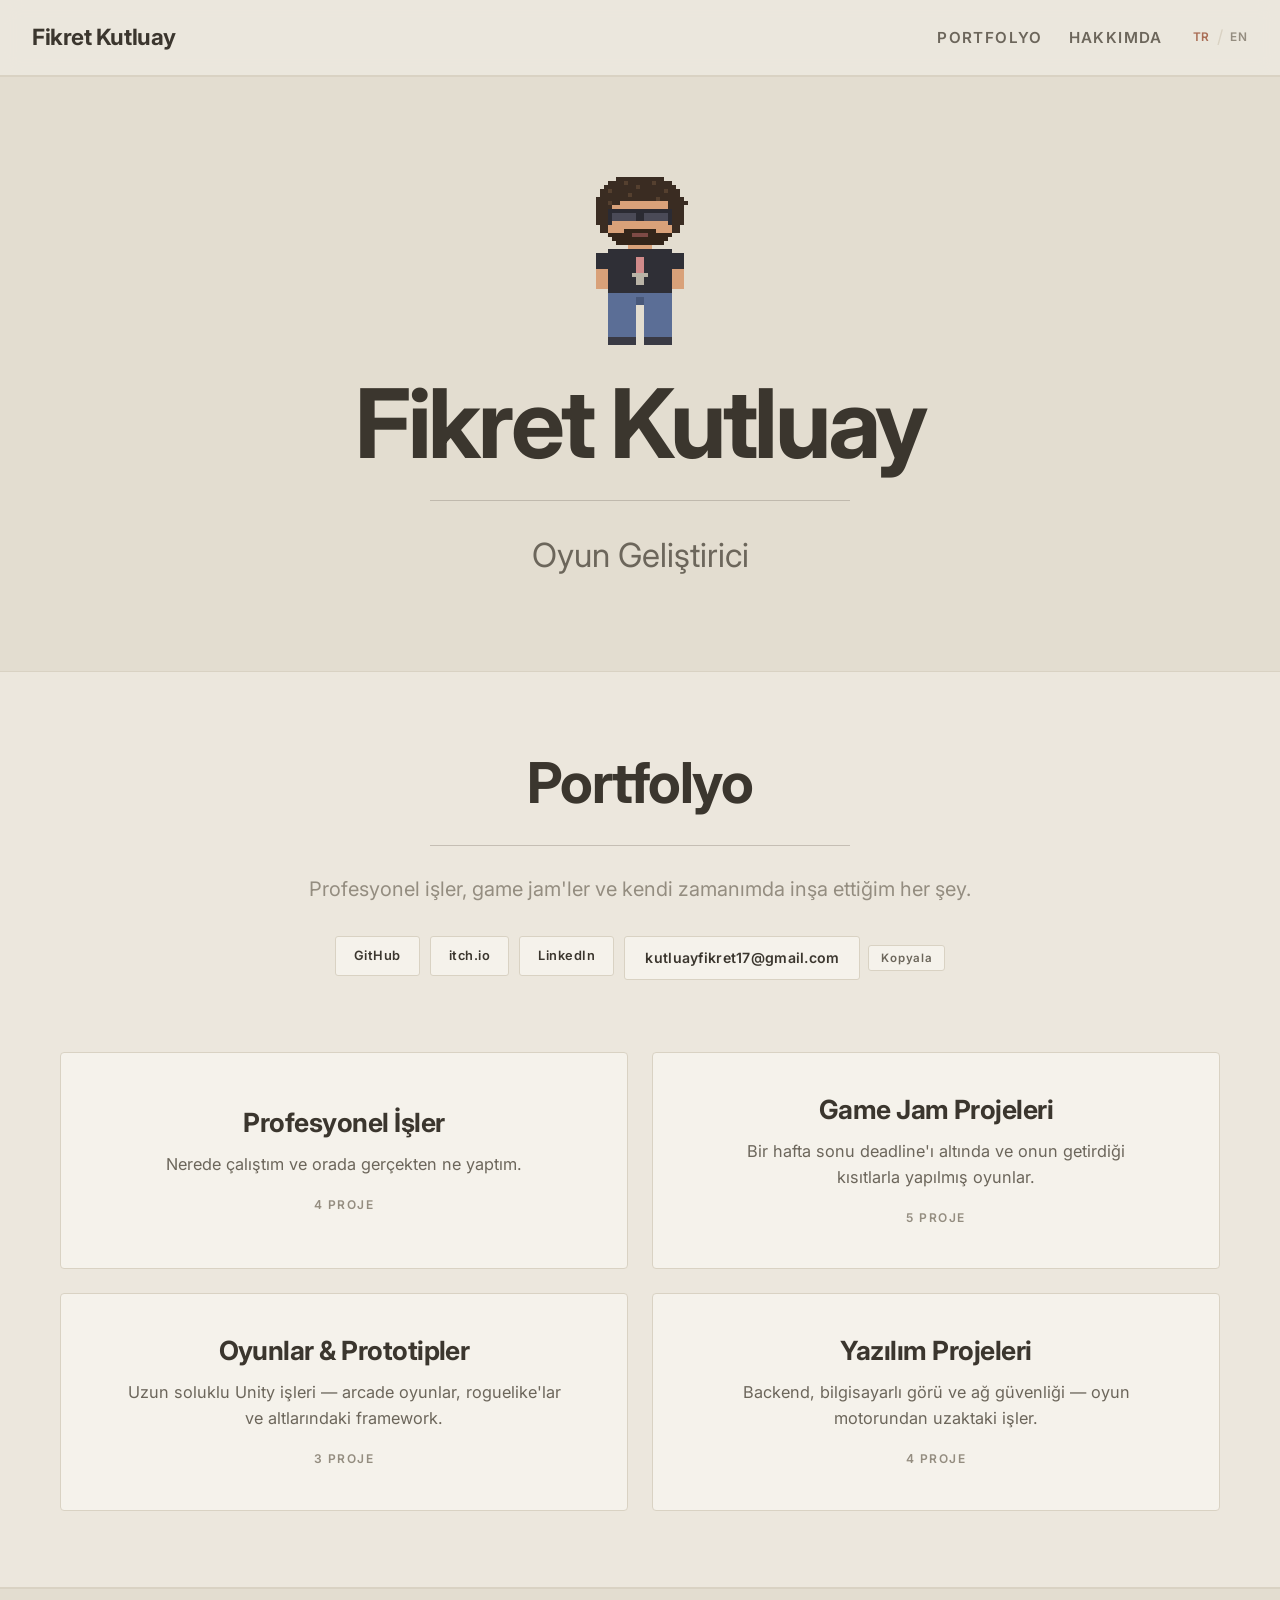
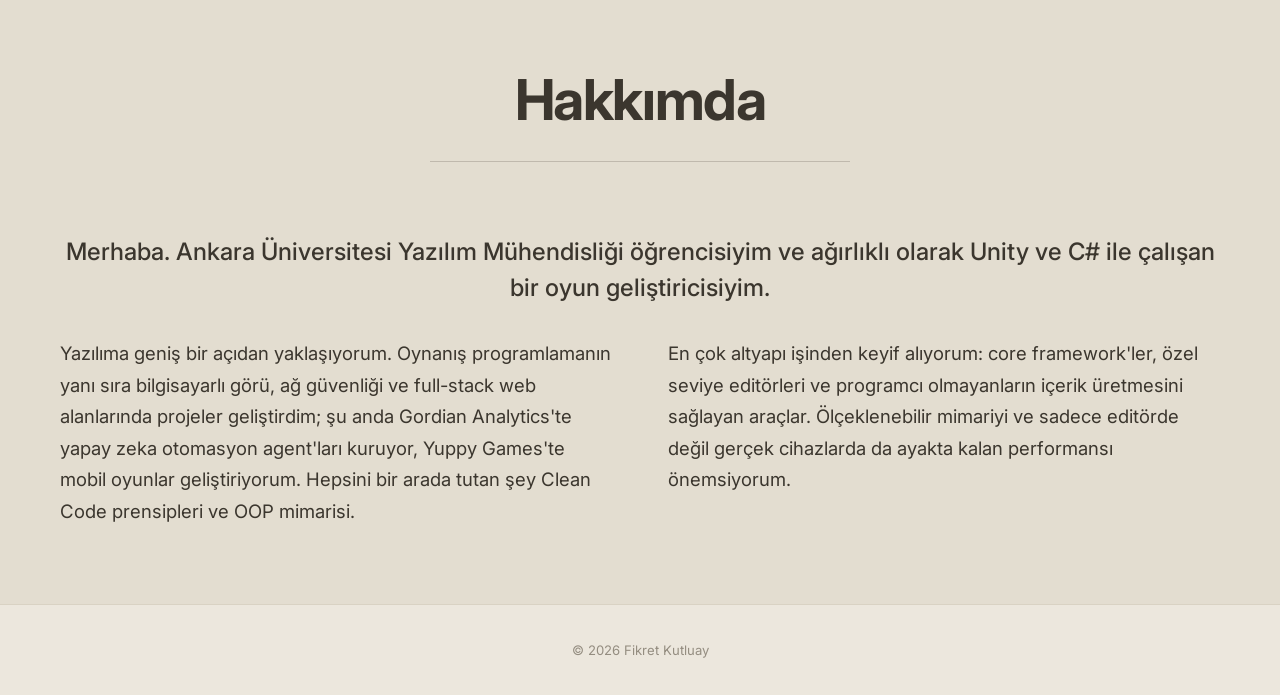
<file: index.html>
<!DOCTYPE html>
<html lang="tr">

<head>
    <meta charset="UTF-8">
    <meta name="viewport" content="width=device-width, initial-scale=1.0">
    <title data-i18n="title">Fikret Kutluay — Game Developer</title>
    <meta name="description" content="Fikret Kutluay — Game Developer & Software Engineer. Unity, C#, AI automation.">
    <link rel="stylesheet" href="style.css">
</head>

<body>
    <header class="topbar">
        <a href="index.html" class="brand">Fikret Kutluay</a>

        <nav class="nav-desktop">
            <ul class="nav-links">
                <li><a href="#portfolio" data-i18n="nav_portfolio">Portfolio</a></li>
                <li><a href="#about" data-i18n="nav_about">About</a></li>
            </ul>
            <div class="lang-switch">
                <button class="lang-btn lang-tr-btn">TR</button>
                <span class="lang-divider">/</span>
                <button class="lang-btn lang-en-btn">EN</button>
            </div>
        </nav>

        <button class="menu-btn" id="menu-btn" aria-label="Menu" aria-expanded="false">
            <span></span><span></span><span></span>
        </button>
    </header>

    <div class="mobile-nav" id="mobile-nav">
        <ul class="mobile-links">
            <li><a href="#portfolio" data-i18n="nav_portfolio" class="mobile-link">Portfolio</a></li>
            <li><a href="#about" data-i18n="nav_about" class="mobile-link">About</a></li>
        </ul>
        <div class="lang-switch">
            <button class="lang-btn lang-tr-btn">TR</button>
            <span class="lang-divider">/</span>
            <button class="lang-btn lang-en-btn">EN</button>
        </div>
    </div>

    <main>
        <!-- Hero band: oversized centred name, rule, role -->
        <section id="hero" class="hero band">
            <img src="character.svg" alt="" class="pixel-char" width="32" height="43">
            <h1 class="hero-name" data-i18n="hero_title">Fikret Kutluay</h1>
            <div class="rule"></div>
            <p class="hero-role" data-i18n="hero_subtitle">Game Developer</p>
        </section>

        <!-- Portfolio: category cards -> subpages -->
        <section id="portfolio" class="section section-centred">
            <div class="col">
                <div class="page-head">
                    <h2 class="page-title" data-i18n="portfolio_title">Portfolio</h2>
                    <div class="rule"></div>
                    <p class="page-sub" data-i18n="portfolio_sub"></p>

                    <ul class="profile-links">
                        <li><a href="https://github.com/fikretkutluay" target="_blank" rel="noopener">GitHub</a></li>
                        <li><a href="https://fikretkutluay.itch.io" target="_blank" rel="noopener">itch.io</a></li>
                        <li><a href="https://www.linkedin.com/in/fikret-kutluay-/" target="_blank"
                                rel="noopener">LinkedIn</a></li>
                        <li class="mail-item">
                            <a href="mailto:kutluayfikret17@gmail.com" id="mail-link">kutluayfikret17@gmail.com</a>
                            <button type="button" class="copy-btn" id="copy-mail" data-mail="kutluayfikret17@gmail.com"
                                data-i18n="btn_copy">Copy</button>
                        </li>
                    </ul>
                </div>

                <div class="cat-cards" id="category-cards"></div>
            </div>
        </section>

        <!-- About band: two columns of prose, centred container -->
        <section id="about" class="section band section-centred">
            <div class="col">
                <div class="page-head">
                    <h2 class="page-title" data-i18n="about_title">About</h2>
                    <div class="rule"></div>
                </div>
                <div class="about-text">
                    <p data-i18n="about_p1"></p>
                    <p data-i18n="about_p2"></p>
                    <p data-i18n="about_p3"></p>
                </div>
            </div>
        </section>
    </main>

    <footer class="footer">
        <div class="col">
            <p data-i18n="footer_text">© Fikret Kutluay</p>
        </div>
    </footer>

    <script src="script.js"></script>
</body>

</html>
</file>
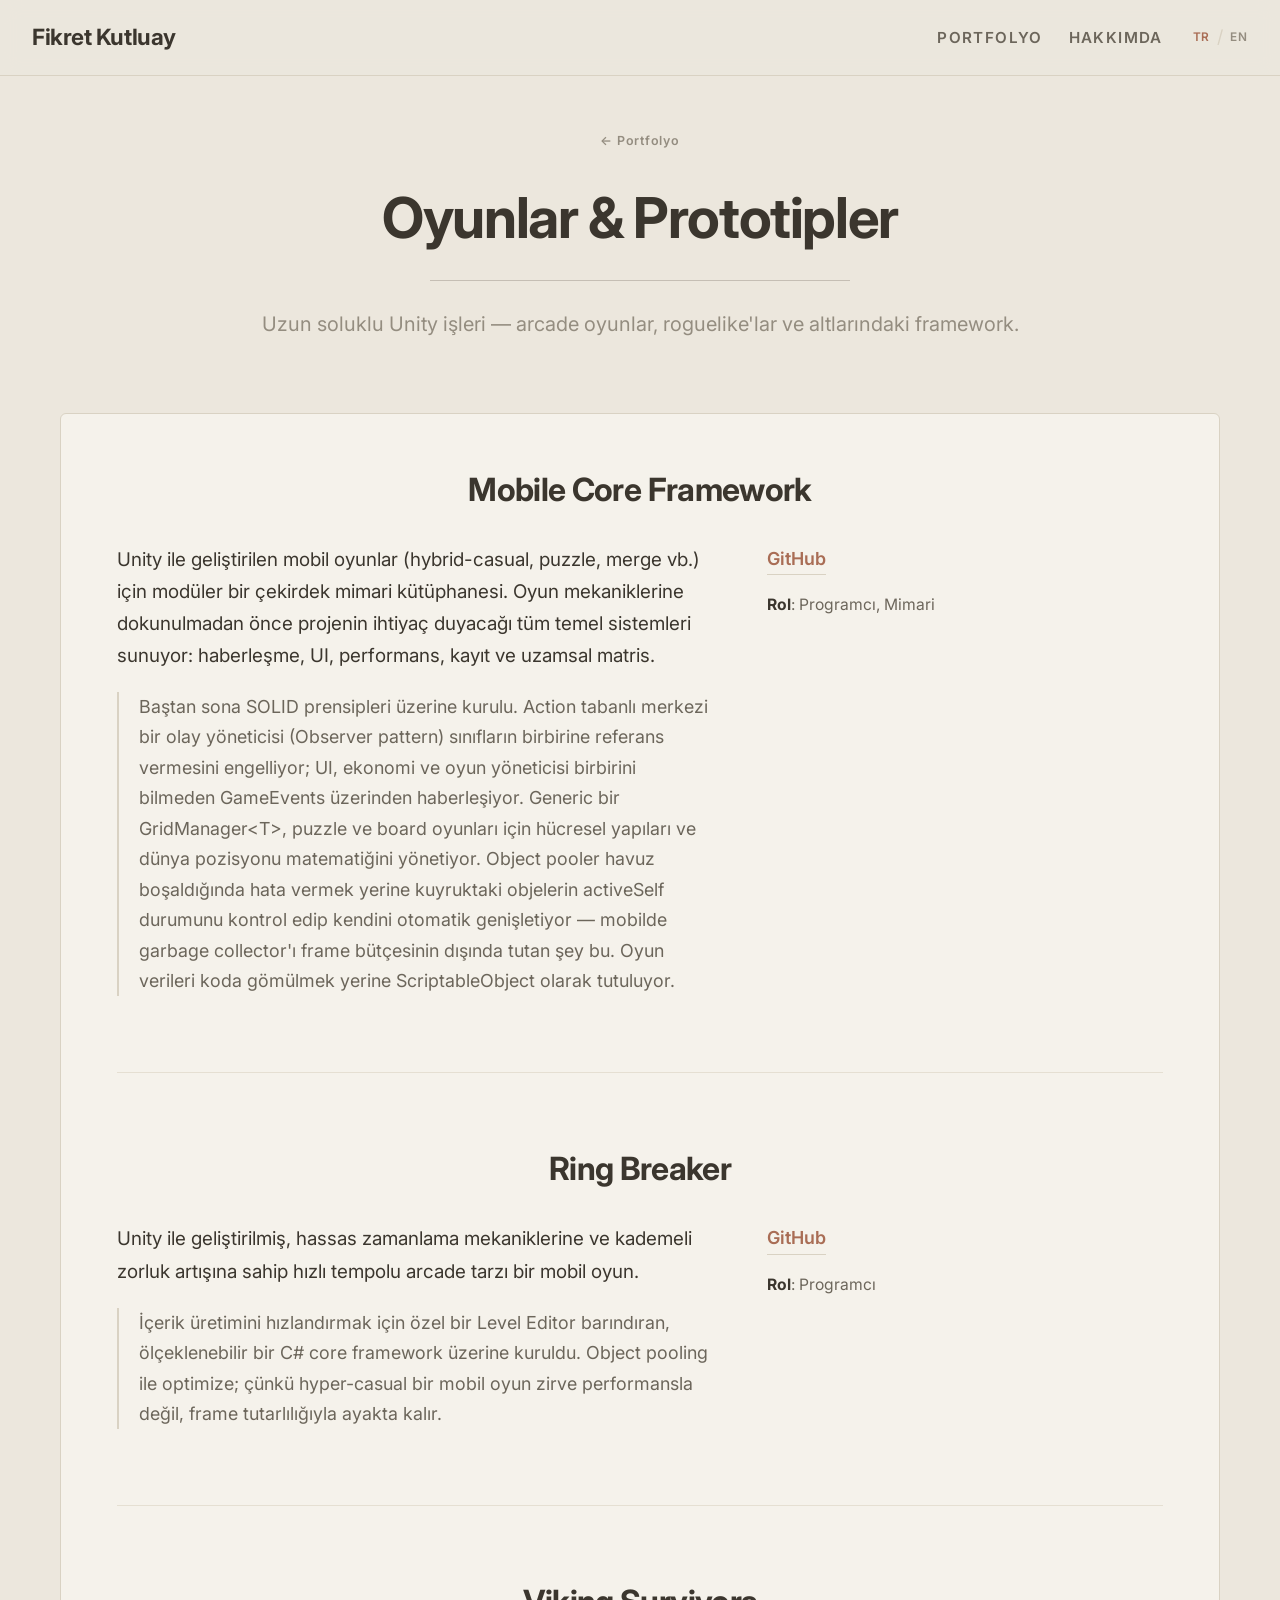
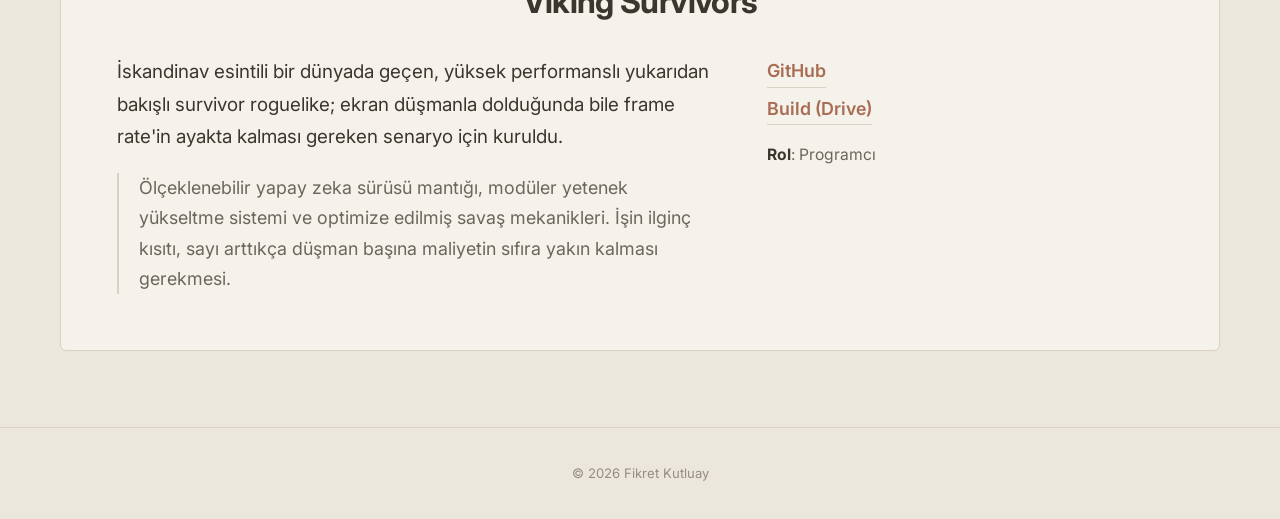
<file: games.html>
<!DOCTYPE html>
<html lang="tr">

<head>
    <meta charset="UTF-8">
    <meta name="viewport" content="width=device-width, initial-scale=1.0">
    <title data-i18n="title">Fikret Kutluay — Game Developer</title>
    <link rel="stylesheet" href="style.css">
</head>

<body>
    <header class="topbar">
        <a href="index.html" class="brand">Fikret Kutluay</a>

        <nav class="nav-desktop">
            <ul class="nav-links">
                <li><a href="index.html#portfolio" data-i18n="nav_portfolio">Portfolio</a></li>
                <li><a href="index.html#about" data-i18n="nav_about">About</a></li>
            </ul>
            <div class="lang-switch">
                <button class="lang-btn lang-tr-btn">TR</button>
                <span class="lang-divider">/</span>
                <button class="lang-btn lang-en-btn">EN</button>
            </div>
        </nav>

        <button class="menu-btn" id="menu-btn" aria-label="Menu" aria-expanded="false">
            <span></span><span></span><span></span>
        </button>
    </header>

    <div class="mobile-nav" id="mobile-nav">
        <ul class="mobile-links">
            <li><a href="index.html#portfolio" data-i18n="nav_portfolio" class="mobile-link">Portfolio</a></li>
            <li><a href="index.html#about" data-i18n="nav_about" class="mobile-link">About</a></li>
        </ul>
        <div class="lang-switch">
            <button class="lang-btn lang-tr-btn">TR</button>
            <span class="lang-divider">/</span>
            <button class="lang-btn lang-en-btn">EN</button>
        </div>
    </div>

    <main>
        <section class="section section-top section-centred">
            <div class="col">
                <a href="index.html#portfolio" class="back-link" data-i18n="back_home">← Portfolio</a>

                <div class="page-head">
                    <h1 class="page-title" data-i18n="cat_games"></h1>
                    <div class="rule"></div>
                    <p class="page-sub" data-i18n="cat_games_blurb"></p>
                </div>

                <div class="entry-frame">
                    <div id="portfolio-container" data-category="games"></div>
                </div>
            </div>
        </section>
    </main>

    <footer class="footer">
        <div class="col">
            <p data-i18n="footer_text">© Fikret Kutluay</p>
        </div>
    </footer>

    <script src="script.js"></script>
</body>

</html>
</file>
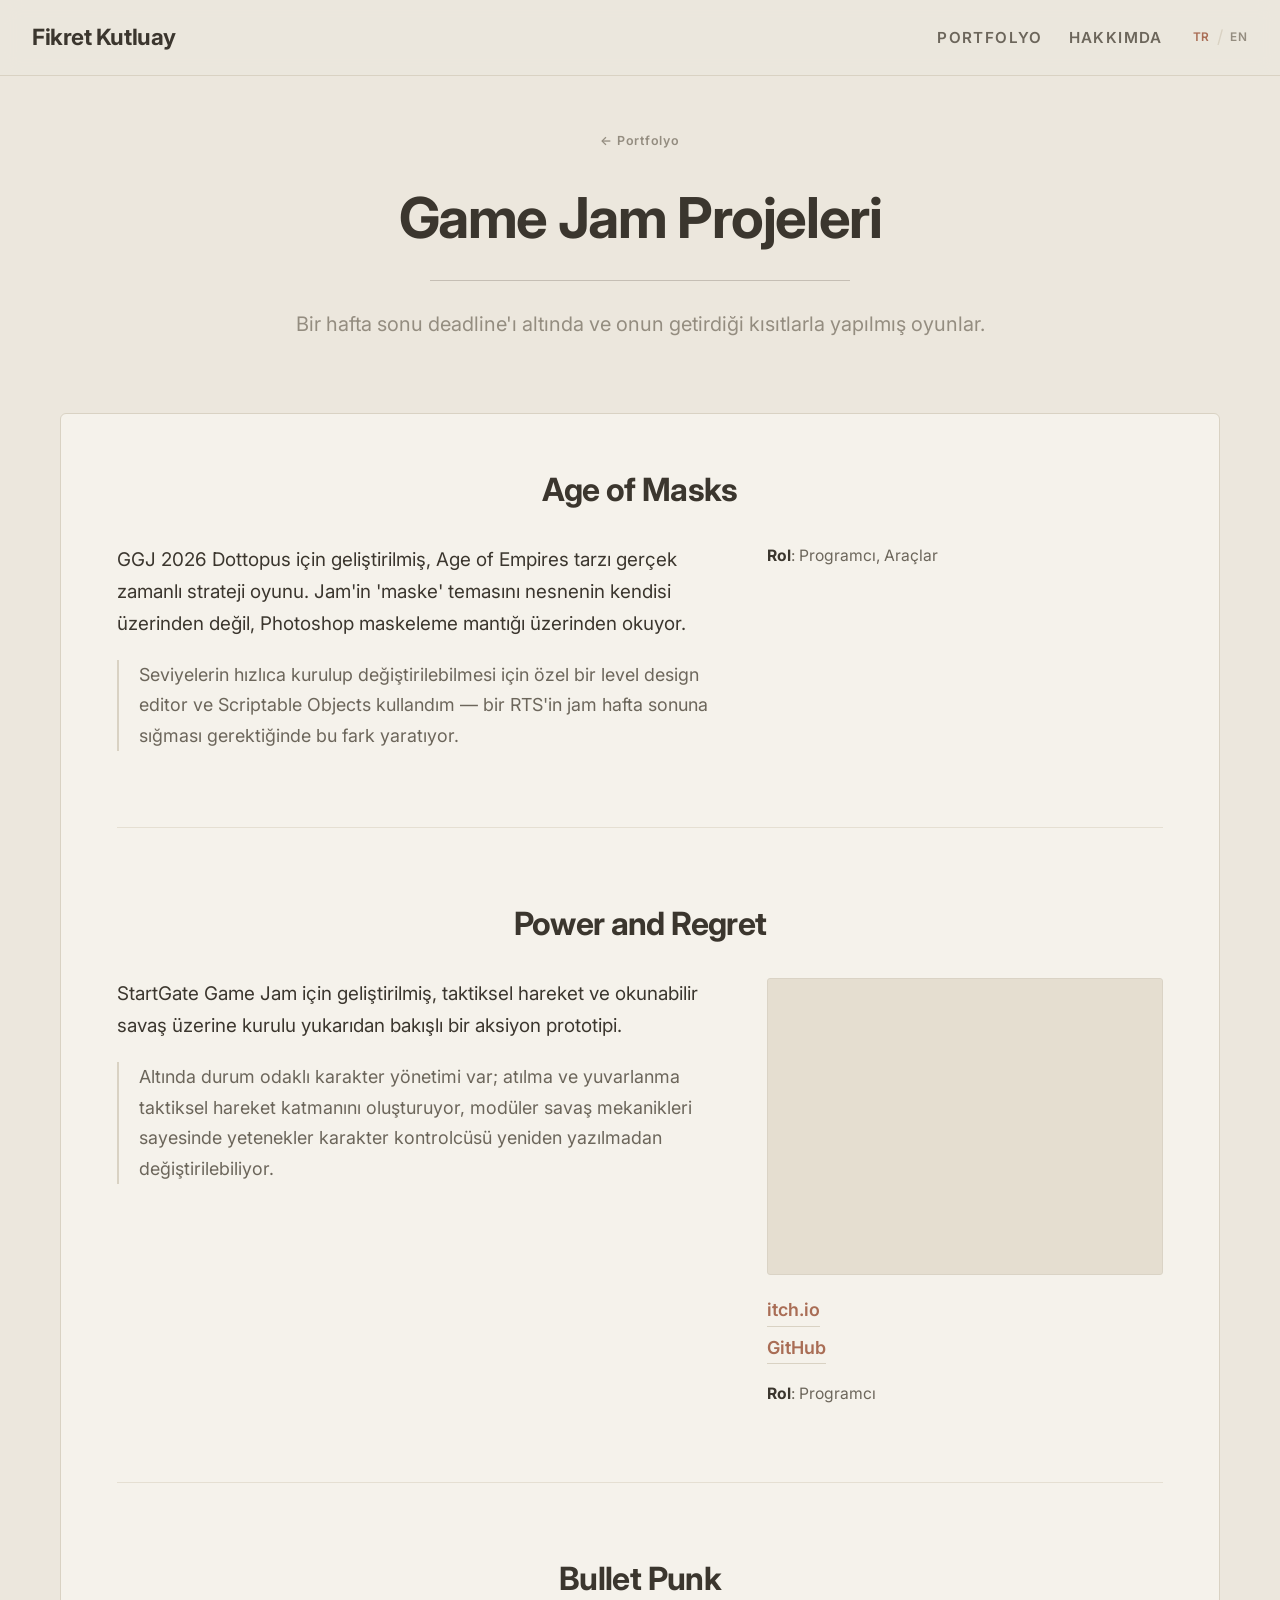
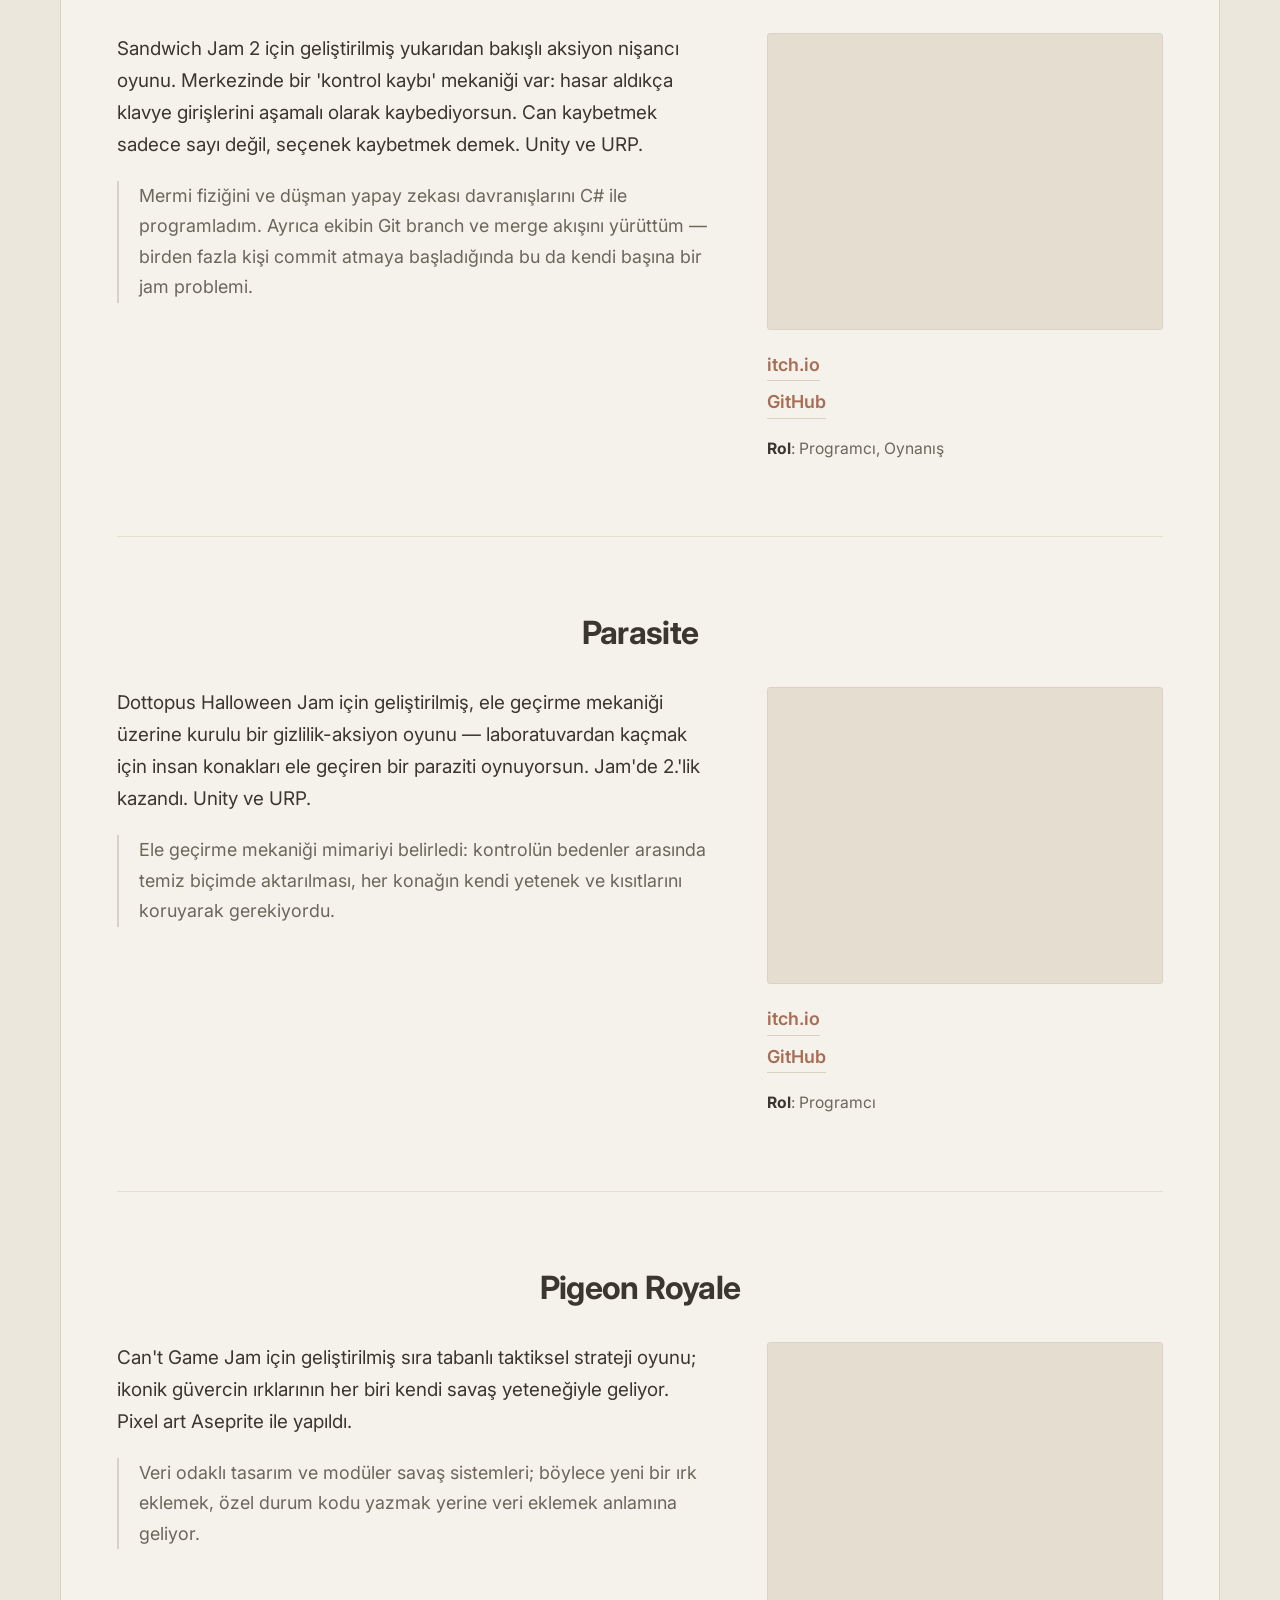
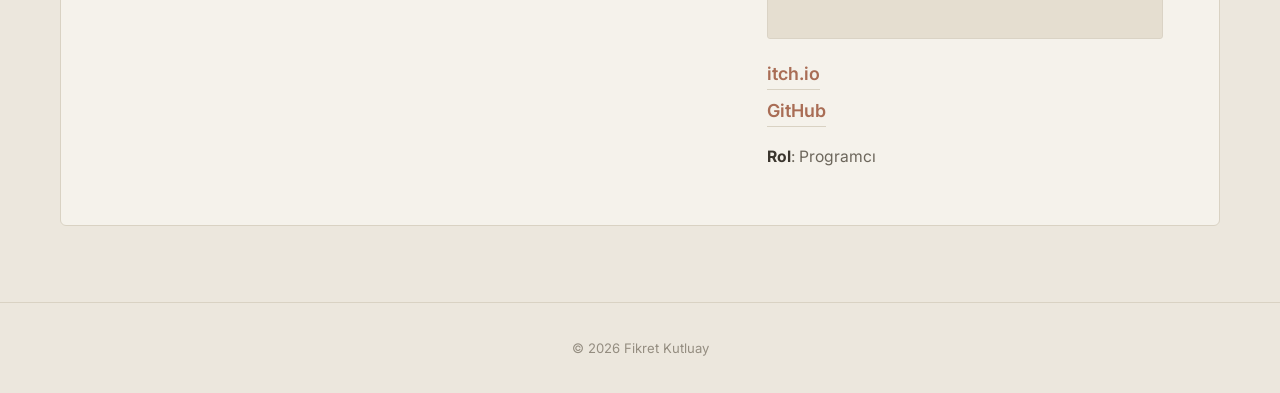
<file: jams.html>
<!DOCTYPE html>
<html lang="tr">

<head>
    <meta charset="UTF-8">
    <meta name="viewport" content="width=device-width, initial-scale=1.0">
    <title data-i18n="title">Fikret Kutluay — Game Developer</title>
    <link rel="stylesheet" href="style.css">
</head>

<body>
    <header class="topbar">
        <a href="index.html" class="brand">Fikret Kutluay</a>

        <nav class="nav-desktop">
            <ul class="nav-links">
                <li><a href="index.html#portfolio" data-i18n="nav_portfolio">Portfolio</a></li>
                <li><a href="index.html#about" data-i18n="nav_about">About</a></li>
            </ul>
            <div class="lang-switch">
                <button class="lang-btn lang-tr-btn">TR</button>
                <span class="lang-divider">/</span>
                <button class="lang-btn lang-en-btn">EN</button>
            </div>
        </nav>

        <button class="menu-btn" id="menu-btn" aria-label="Menu" aria-expanded="false">
            <span></span><span></span><span></span>
        </button>
    </header>

    <div class="mobile-nav" id="mobile-nav">
        <ul class="mobile-links">
            <li><a href="index.html#portfolio" data-i18n="nav_portfolio" class="mobile-link">Portfolio</a></li>
            <li><a href="index.html#about" data-i18n="nav_about" class="mobile-link">About</a></li>
        </ul>
        <div class="lang-switch">
            <button class="lang-btn lang-tr-btn">TR</button>
            <span class="lang-divider">/</span>
            <button class="lang-btn lang-en-btn">EN</button>
        </div>
    </div>

    <main>
        <section class="section section-top section-centred">
            <div class="col">
                <a href="index.html#portfolio" class="back-link" data-i18n="back_home">← Portfolio</a>

                <div class="page-head">
                    <h1 class="page-title" data-i18n="cat_gamejam"></h1>
                    <div class="rule"></div>
                    <p class="page-sub" data-i18n="cat_gamejam_blurb"></p>
                </div>

                <div class="entry-frame">
                    <div id="portfolio-container" data-category="gamejam"></div>
                </div>
            </div>
        </section>
    </main>

    <footer class="footer">
        <div class="col">
            <p data-i18n="footer_text">© Fikret Kutluay</p>
        </div>
    </footer>

    <script src="script.js"></script>
</body>

</html>
</file>
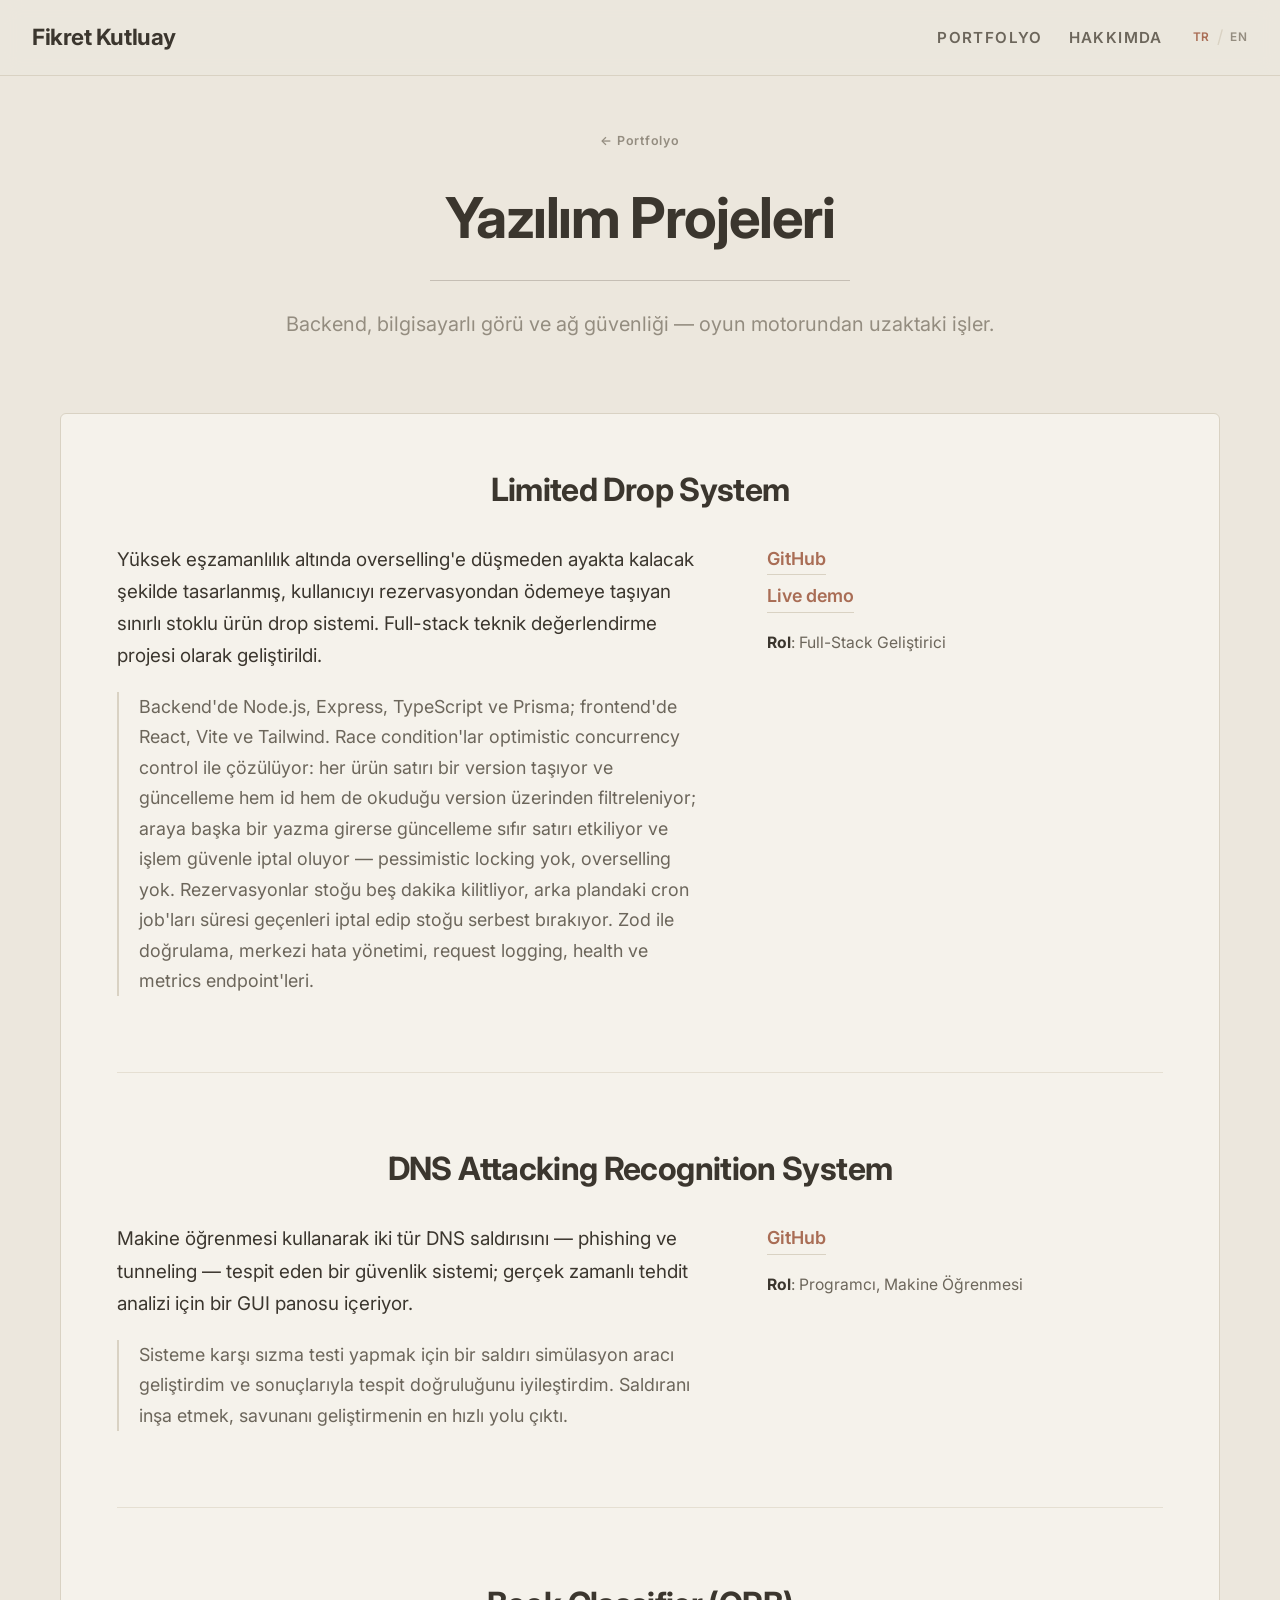
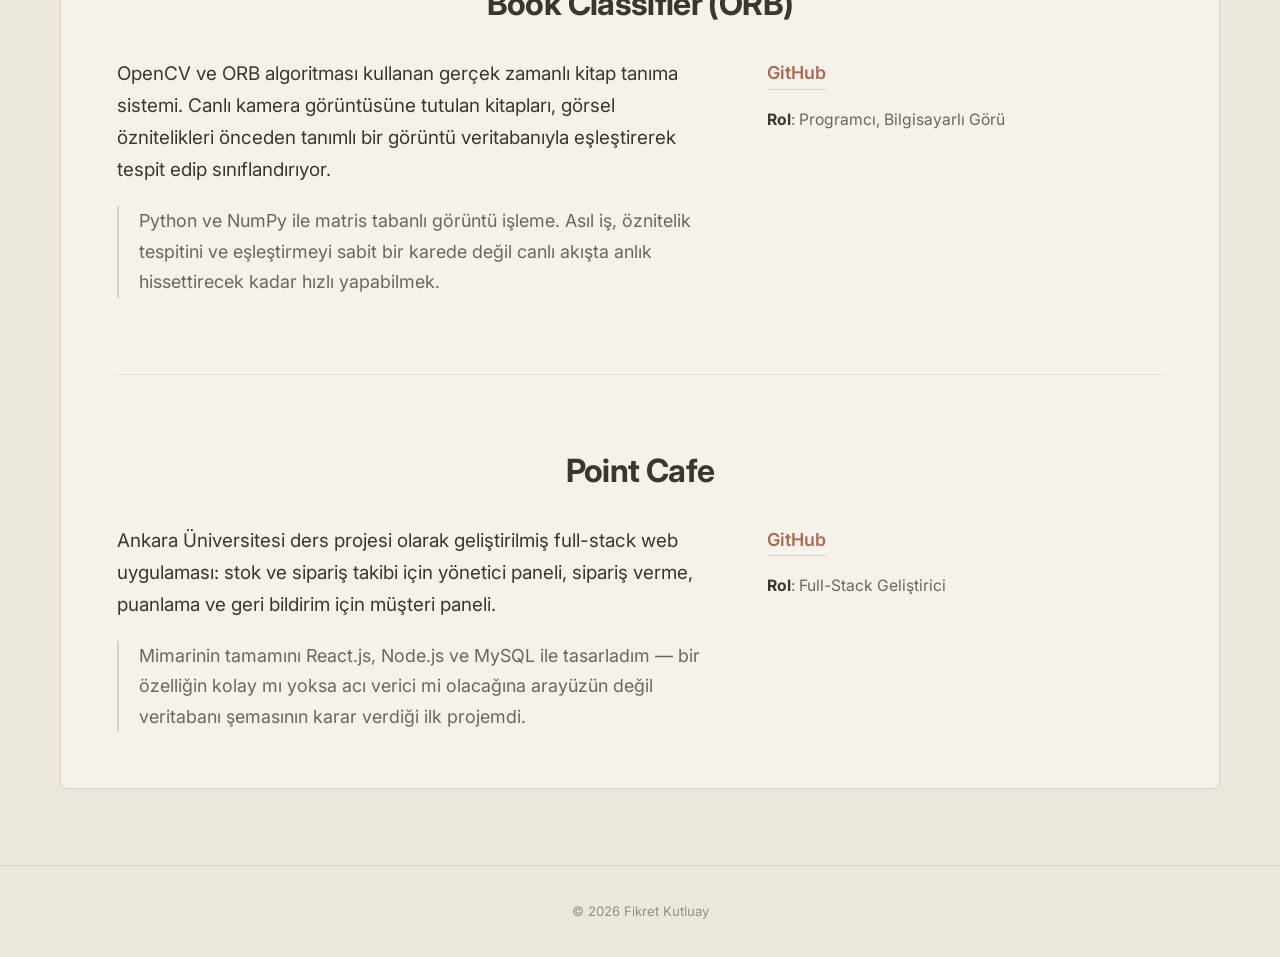
<file: software.html>
<!DOCTYPE html>
<html lang="tr">

<head>
    <meta charset="UTF-8">
    <meta name="viewport" content="width=device-width, initial-scale=1.0">
    <title data-i18n="title">Fikret Kutluay — Game Developer</title>
    <link rel="stylesheet" href="style.css">
</head>

<body>
    <header class="topbar">
        <a href="index.html" class="brand">Fikret Kutluay</a>

        <nav class="nav-desktop">
            <ul class="nav-links">
                <li><a href="index.html#portfolio" data-i18n="nav_portfolio">Portfolio</a></li>
                <li><a href="index.html#about" data-i18n="nav_about">About</a></li>
            </ul>
            <div class="lang-switch">
                <button class="lang-btn lang-tr-btn">TR</button>
                <span class="lang-divider">/</span>
                <button class="lang-btn lang-en-btn">EN</button>
            </div>
        </nav>

        <button class="menu-btn" id="menu-btn" aria-label="Menu" aria-expanded="false">
            <span></span><span></span><span></span>
        </button>
    </header>

    <div class="mobile-nav" id="mobile-nav">
        <ul class="mobile-links">
            <li><a href="index.html#portfolio" data-i18n="nav_portfolio" class="mobile-link">Portfolio</a></li>
            <li><a href="index.html#about" data-i18n="nav_about" class="mobile-link">About</a></li>
        </ul>
        <div class="lang-switch">
            <button class="lang-btn lang-tr-btn">TR</button>
            <span class="lang-divider">/</span>
            <button class="lang-btn lang-en-btn">EN</button>
        </div>
    </div>

    <main>
        <section class="section section-top section-centred">
            <div class="col">
                <a href="index.html#portfolio" class="back-link" data-i18n="back_home">← Portfolio</a>

                <div class="page-head">
                    <h1 class="page-title" data-i18n="cat_engineering"></h1>
                    <div class="rule"></div>
                    <p class="page-sub" data-i18n="cat_engineering_blurb"></p>
                </div>

                <div class="entry-frame">
                    <div id="portfolio-container" data-category="engineering"></div>
                </div>
            </div>
        </section>
    </main>

    <footer class="footer">
        <div class="col">
            <p data-i18n="footer_text">© Fikret Kutluay</p>
        </div>
    </footer>

    <script src="script.js"></script>
</body>

</html>
</file>
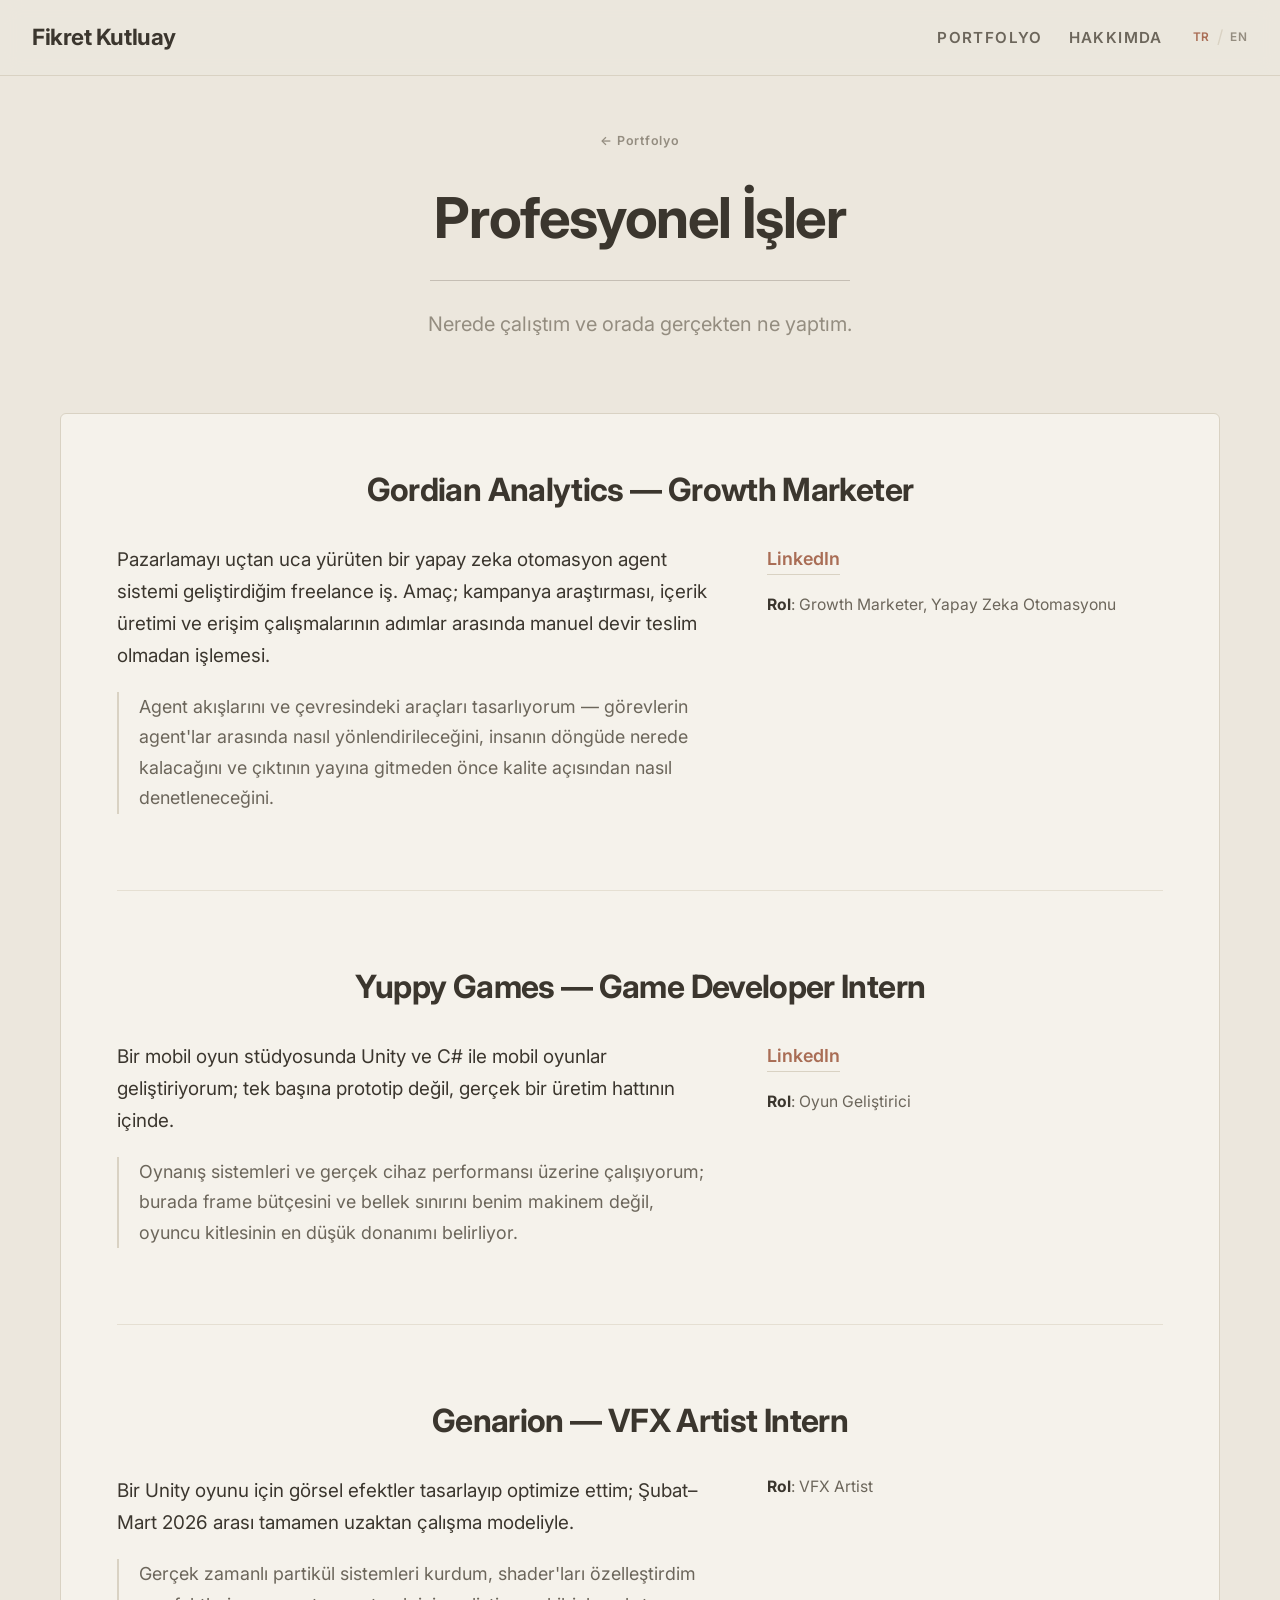
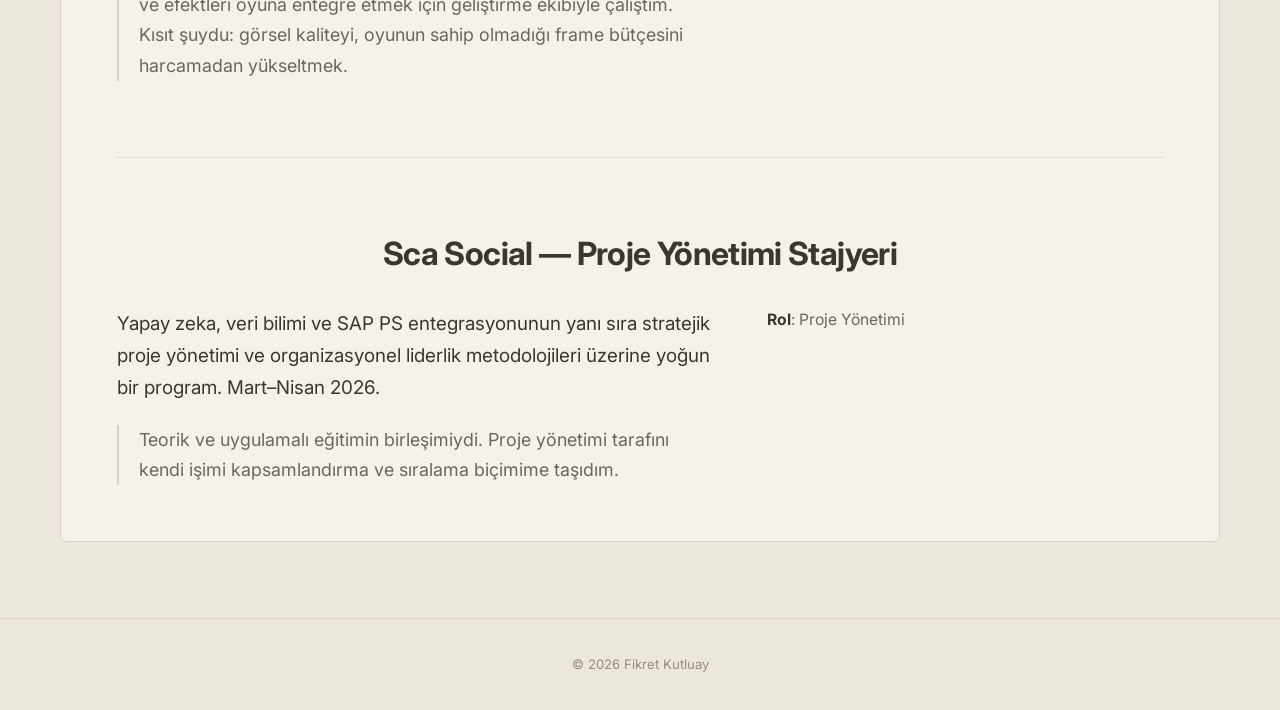
<file: work.html>
<!DOCTYPE html>
<html lang="tr">

<head>
    <meta charset="UTF-8">
    <meta name="viewport" content="width=device-width, initial-scale=1.0">
    <title data-i18n="title">Fikret Kutluay — Game Developer</title>
    <link rel="stylesheet" href="style.css">
</head>

<body>
    <header class="topbar">
        <a href="index.html" class="brand">Fikret Kutluay</a>

        <nav class="nav-desktop">
            <ul class="nav-links">
                <li><a href="index.html#portfolio" data-i18n="nav_portfolio">Portfolio</a></li>
                <li><a href="index.html#about" data-i18n="nav_about">About</a></li>
            </ul>
            <div class="lang-switch">
                <button class="lang-btn lang-tr-btn">TR</button>
                <span class="lang-divider">/</span>
                <button class="lang-btn lang-en-btn">EN</button>
            </div>
        </nav>

        <button class="menu-btn" id="menu-btn" aria-label="Menu" aria-expanded="false">
            <span></span><span></span><span></span>
        </button>
    </header>

    <div class="mobile-nav" id="mobile-nav">
        <ul class="mobile-links">
            <li><a href="index.html#portfolio" data-i18n="nav_portfolio" class="mobile-link">Portfolio</a></li>
            <li><a href="index.html#about" data-i18n="nav_about" class="mobile-link">About</a></li>
        </ul>
        <div class="lang-switch">
            <button class="lang-btn lang-tr-btn">TR</button>
            <span class="lang-divider">/</span>
            <button class="lang-btn lang-en-btn">EN</button>
        </div>
    </div>

    <main>
        <section class="section section-top section-centred">
            <div class="col">
                <a href="index.html#portfolio" class="back-link" data-i18n="back_home">← Portfolio</a>

                <div class="page-head">
                    <h1 class="page-title" data-i18n="cat_experience"></h1>
                    <div class="rule"></div>
                    <p class="page-sub" data-i18n="cat_experience_blurb"></p>
                </div>

                <div class="entry-frame">
                    <div id="portfolio-container" data-category="experience"></div>
                </div>
            </div>
        </section>
    </main>

    <footer class="footer">
        <div class="col">
            <p data-i18n="footer_text">© Fikret Kutluay</p>
        </div>
    </footer>

    <script src="script.js"></script>
</body>

</html>
</file>
<file: style.css>
/* Fikret Kutluay — Portfolio
   Home: centred, display-scale type, alternating bands, 2x2 category cards.
   Subpages: per-entry title, then prose left / media-links-roles right.
   Palette: Dark Souls, in chalky pastels — ash, bone, faded bonfire ember, tarnished brass, moss */

@import url('https://fonts.googleapis.com/css2?family=Inter:wght@400;500;600;700&display=swap');

:root {
    /* Surfaces — bone / parchment */
    --bg: #ece7dd;
    --surface: #f5f2eb;
    --surface-sunk: #e3ddd0;

    /* Ink — soft ash, never pure black */
    --ink: #3b362e;
    --ink-soft: #6c665b;
    --muted: #948d80;

    /* Accents — faded Dark Souls */
    --ember: #c88a70;
    /* bonfire, dusty */
    --ember-deep: #a96d55;
    --brass: #bfa477;
    /* tarnished gold */
    --moss: #93a489;
    --crimson: #b0737a;

    --line: #d9d2c3;
    --line-soft: #e5dfd2;

    --font: 'Inter', system-ui, -apple-system, sans-serif;

    --col: 1240px;
    /* full content width — prose is kept readable by the entry grid, not by the shell */
    --topbar-h: 76px;
}

*,
*::before,
*::after {
    margin: 0;
    padding: 0;
    box-sizing: border-box;
}

html {
    scroll-behavior: smooth;
    scroll-padding-top: calc(var(--topbar-h) + 20px);
}

body {
    background: var(--bg);
    color: var(--ink);
    font-family: var(--font);
    font-size: 1.12rem;
    line-height: 1.7;
    overflow-x: hidden;
    -webkit-font-smoothing: antialiased;
}

h1,
h2,
h3 {
    line-height: 1.25;
    letter-spacing: -0.015em;
}

a {
    color: var(--ember-deep);
    text-decoration: none;
    transition: color 0.2s ease;
}

a:hover {
    color: var(--ink);
}

.col {
    max-width: var(--col);
    margin: 0 auto;
    padding: 0 40px;
}

/* ---------- Top bar ---------- */
.topbar {
    position: sticky;
    top: 0;
    z-index: 100;
    height: var(--topbar-h);
    display: flex;
    align-items: center;
    justify-content: space-between;
    gap: 20px;
    padding: 0 32px;
    background: rgba(236, 231, 221, 0.9);
    backdrop-filter: blur(10px);
    border-bottom: 1px solid var(--line);
}

.brand {
    font-size: 1.4rem;
    font-weight: 700;
    letter-spacing: -0.02em;
    color: var(--ink);
    white-space: nowrap;
}

.nav-desktop {
    display: flex;
    align-items: center;
    gap: 30px;
}

.nav-links {
    display: flex;
    gap: 26px;
    list-style: none;
}

.nav-links a {
    font-size: 0.95rem;
    font-weight: 600;
    text-transform: uppercase;
    letter-spacing: 0.09em;
    color: var(--ink-soft);
    padding-bottom: 3px;
    border-bottom: 1.5px solid transparent;
}

.nav-links a:hover,
.nav-links a.active {
    color: var(--ink);
    border-bottom-color: var(--ember);
}

.lang-switch {
    display: flex;
    align-items: center;
    gap: 7px;
}

.lang-btn {
    background: none;
    border: none;
    cursor: pointer;
    font-family: inherit;
    font-size: 0.74rem;
    font-weight: 600;
    letter-spacing: 0.07em;
    color: var(--muted);
    transition: color 0.2s ease;
}

.lang-btn:hover {
    color: var(--ink-soft);
}

.lang-btn.active {
    color: var(--ember-deep);
}

.lang-divider {
    color: var(--line);
}

/* ---------- Mobile nav ---------- */
.menu-btn {
    display: none;
    flex-direction: column;
    gap: 5px;
    background: none;
    border: none;
    cursor: pointer;
    z-index: 110;
}

.menu-btn span {
    display: block;
    width: 24px;
    height: 2px;
    border-radius: 2px;
    background: var(--ink);
    transition: transform 0.28s ease, opacity 0.28s ease;
}

.menu-btn.active span:nth-child(1) {
    transform: translateY(7px) rotate(45deg);
}

.menu-btn.active span:nth-child(2) {
    opacity: 0;
}

.menu-btn.active span:nth-child(3) {
    transform: translateY(-7px) rotate(-45deg);
}

.mobile-nav {
    position: fixed;
    inset: 0;
    z-index: 105;
    display: flex;
    flex-direction: column;
    align-items: center;
    justify-content: center;
    gap: 36px;
    background: var(--bg);
    opacity: 0;
    pointer-events: none;
    transition: opacity 0.25s ease;
}

.mobile-nav.active {
    opacity: 1;
    pointer-events: auto;
}

.mobile-links {
    list-style: none;
    text-align: center;
}

.mobile-links li {
    margin: 18px 0;
}

.mobile-link {
    font-size: 1.5rem;
    font-weight: 600;
    color: var(--ink);
}

/* ---------- Bands ----------
   Alternating tone between full-bleed sections, so the page reads as stacked
   blocks rather than one flat sheet. */
.band {
    background: var(--surface-sunk);
    border-top: 1px solid var(--line);
    border-bottom: 1px solid var(--line);
}

/* Centred page: headings, rules and prose all align to the middle */
.section-centred {
    text-align: center;
}

.section-centred .page-sub {
    margin-left: auto;
    margin-right: auto;
}

.section-centred .profile-links {
    justify-content: center;
}

/* Thin divider under the big display headings */
.rule {
    width: min(420px, 60%);
    height: 1px;
    margin: 26px auto;
    background: var(--muted);
    opacity: 0.45;
}

/* ---------- Hero ---------- */
.hero {
    text-align: center;
    padding: 96px 28px 88px;
}

/* Pixel portrait — nearest-neighbour so it stays crisp when scaled up */
.pixel-char {
    width: 128px;
    height: auto;
    margin: 0 auto 28px;
    display: block;
    image-rendering: pixelated;
    animation: bob 1.6s steps(2, end) infinite;
}

@keyframes bob {

    0%,
    100% {
        transform: translateY(0);
    }

    50% {
        transform: translateY(-4px);
    }
}

/* Display scale — the name is the whole hero, so it runs near the full width */
.hero-name {
    font-size: clamp(2.6rem, 7.5vw, 8rem);
    font-weight: 700;
    letter-spacing: -0.035em;
    line-height: 1.05;
}

.hero-role {
    font-size: clamp(1.3rem, 2.6vw, 2.6rem);
    font-weight: 400;
    color: var(--ink-soft);
}

/* ---------- Section shell ---------- */
.section {
    padding: 76px 0;
    border-bottom: 1px solid var(--line);
}

.page-head {
    margin-bottom: 72px;
}

.page-title {
    font-size: clamp(2.1rem, 4.4vw, 3.6rem);
    font-weight: 700;
    letter-spacing: -0.025em;
    margin-bottom: 14px;
}

.page-sub {
    font-size: 1.25rem;
    color: var(--muted);
    margin-bottom: 30px;
    max-width: 60ch;
}

/* Profile links under the page title */
.profile-links {
    display: flex;
    flex-wrap: wrap;
    gap: 10px;
    list-style: none;
}

.profile-links a {
    display: inline-block;
    padding: 8px 18px;
    font-size: 0.8rem;
    font-weight: 600;
    letter-spacing: 0.04em;
    color: var(--ink);
    background: var(--surface);
    border: 1px solid var(--line);
    border-radius: 3px;
    transition: all 0.2s ease;
}

.profile-links a:hover {
    background: var(--ember);
    border-color: var(--ember);
    color: var(--surface);
}

/* ---------- Home: category cards ----------
   Fixed 2x2 so the four categories read as a block, spread across the full width. */
.cat-cards {
    display: grid;
    grid-template-columns: repeat(2, 1fr);
    gap: 24px;
    text-align: center;
}

.cat-card {
    display: flex;
    flex-direction: column;
    align-items: center;
    justify-content: center;
    min-height: 210px;
    padding: 40px 34px;
    color: var(--ink);
    background: var(--surface);
    border: 1px solid var(--line);
    border-radius: 4px;
    transition: border-color 0.2s ease, transform 0.2s ease;
}

.cat-card:hover {
    color: var(--ink);
    border-color: var(--ember);
    transform: translateY(-2px);
}

.cat-card-title {
    font-size: 1.65rem;
    font-weight: 700;
    letter-spacing: -0.02em;
    margin-bottom: 12px;
}

.cat-card:hover .cat-card-title {
    color: var(--ember-deep);
}

.cat-card-blurb {
    font-size: 1.02rem;
    line-height: 1.6;
    color: var(--ink-soft);
    margin-bottom: 18px;
    max-width: 44ch;
}

.cat-card-count {
    font-size: 0.75rem;
    font-weight: 600;
    text-transform: uppercase;
    letter-spacing: 0.12em;
    color: var(--muted);
}

/* ---------- Subpage ---------- */
.section-top {
    padding-top: 48px;
}

.back-link {
    display: inline-block;
    margin-bottom: 32px;
    font-size: 0.78rem;
    font-weight: 600;
    letter-spacing: 0.06em;
    color: var(--muted);
}

.back-link:hover {
    color: var(--ember-deep);
}

/* ---------- Entry ----------
   Title spans the full width; below it prose sits left and media/links/roles right,
   so the page uses its width without stretching paragraphs past a readable measure. */
.entry {
    padding-bottom: 76px;
    margin-bottom: 76px;
    border-bottom: 1px solid var(--line-soft);
}

.entry:last-child {
    padding-bottom: 0;
    margin-bottom: 0;
    border-bottom: none;
}

/* Bordered frame around the entries on a subpage */
.entry-frame {
    padding: 56px;
    background: var(--surface);
    border: 1px solid var(--line);
    border-radius: 6px;
    text-align: left;
}

.entry-title {
    font-size: 2rem;
    font-weight: 700;
    letter-spacing: -0.02em;
    text-align: center;
    margin-bottom: 34px;
}

.entry-body {
    display: grid;
    grid-template-columns: minmax(0, 1.5fr) minmax(0, 1fr);
    gap: 56px;
    align-items: start;
}

.entry-desc {
    font-size: 1.18rem;
    margin-bottom: 20px;
    color: var(--ink);
}

.entry-notes {
    color: var(--ink-soft);
    padding-left: 20px;
    border-left: 2px solid var(--line);
}

.entry-media {
    width: 100%;
    aspect-ratio: 4 / 3;
    background-size: cover;
    background-position: center;
    background-color: var(--surface-sunk);
    border: 1px solid var(--line);
    border-radius: 3px;
    margin-bottom: 20px;
    /* wash the photography toward the parchment palette */
    filter: saturate(0.6) contrast(0.95) sepia(0.12);
}

.entry-links {
    display: flex;
    flex-direction: column;
    align-items: flex-start;
    gap: 6px;
    margin-bottom: 18px;
}

.entry-links a {
    font-weight: 600;
    border-bottom: 1px solid var(--line);
}

.entry-links a:hover {
    border-bottom-color: var(--ember);
}

.entry-roles {
    color: var(--ink-soft);
    font-size: 0.98rem;
    line-height: 1.5;
}

.entry-roles b {
    color: var(--ink);
    font-weight: 700;
}

/* ---------- About ----------
   Two prose columns side by side; each stays at a readable measure while the
   pair fills the width. */
.about-text {
    display: grid;
    grid-template-columns: repeat(2, 1fr);
    gap: 20px 56px;
    text-align: left;
    font-size: 1.16rem;
}

.about-text p {
    margin: 0;
}

/* The opening line introduces him — let it span both columns */
.about-text p:first-child {
    grid-column: 1 / -1;
    font-size: 1.5rem;
    font-weight: 500;
    line-height: 1.5;
    margin-bottom: 12px;
    text-align: center;
}

/* ---------- Email ----------
   mailto: silently does nothing when no mail client is registered,
   so the address always ships with a copy button beside it. */
.mail-item {
    display: flex;
    align-items: center;
    gap: 8px;
}

.mail-item a {
    display: inline-block;
    padding: 9px 20px;
    font-size: 0.88rem;
    font-weight: 600;
    letter-spacing: 0.02em;
    color: var(--ink);
    background: var(--surface);
    border: 1px solid var(--line);
    border-radius: 3px;
    transition: all 0.2s ease;
}

.mail-item a:hover {
    background: var(--ember);
    border-color: var(--ember);
    color: var(--surface);
}

.copy-btn {
    padding: 5px 12px;
    font-family: inherit;
    font-size: 0.72rem;
    font-weight: 600;
    letter-spacing: 0.06em;
    color: var(--ink-soft);
    background: var(--surface);
    border: 1px solid var(--line);
    border-radius: 3px;
    cursor: pointer;
    transition: all 0.2s ease;
}

.copy-btn:hover {
    border-color: var(--ember);
    color: var(--ember-deep);
}

.copy-btn.copied {
    color: var(--surface);
    background: var(--moss);
    border-color: var(--moss);
}

.copy-btn.failed {
    color: var(--surface);
    background: var(--crimson);
    border-color: var(--crimson);
}

/* ---------- Footer ---------- */
.footer {
    padding: 34px 0;
    text-align: center;
}

.footer p {
    font-size: 0.82rem;
    color: var(--muted);
}

/* ---------- Motion ---------- */
@media (prefers-reduced-motion: reduce) {

    *,
    *::before,
    *::after {
        animation-duration: 0.01ms !important;
        animation-iteration-count: 1 !important;
        transition-duration: 0.01ms !important;
    }

    html {
        scroll-behavior: auto;
    }
}

/* ---------- Responsive ---------- */
@media (max-width: 980px) {

    /* Below this the two-column entry gets too cramped — stack it, media first. */
    .entry-body {
        grid-template-columns: 1fr;
        gap: 26px;
    }

    .entry-side {
        display: flex;
        flex-direction: column;
    }

    .entry-media {
        order: -1;
        max-width: 460px;
    }
}

@media (max-width: 768px) {
    .nav-desktop {
        display: none;
    }

    .menu-btn {
        display: flex;
    }

    .topbar {
        padding: 0 22px;
    }

    .col {
        padding: 0 22px;
    }

    .section {
        padding: 56px 0;
    }

    .hero {
        padding: 60px 22px 56px;
    }

    .page-head {
        margin-bottom: 48px;
    }

    /* 2x2 and the paired prose columns both collapse to one column */
    .cat-cards {
        grid-template-columns: 1fr;
        gap: 16px;
    }

    .cat-card {
        min-height: 0;
        padding: 30px 24px;
    }

    .cat-card-title {
        font-size: 1.35rem;
    }

    .about-text {
        grid-template-columns: 1fr;
        gap: 18px;
        font-size: 1.06rem;
    }

    .about-text p:first-child {
        font-size: 1.25rem;
    }

    .entry-frame {
        padding: 26px 22px;
    }

    .entry {
        padding-bottom: 52px;
        margin-bottom: 52px;
    }

    .entry-title {
        font-size: 1.5rem;
        margin-bottom: 20px;
    }

    .entry-desc {
        font-size: 1.08rem;
    }

    .page-sub {
        font-size: 1.08rem;
    }

    .about-text p:first-child {
        font-size: 1.2rem;
    }

    .mail-item {
        width: 100%;
    }

    .pixel-char {
        width: 104px;
    }
}
</file>
